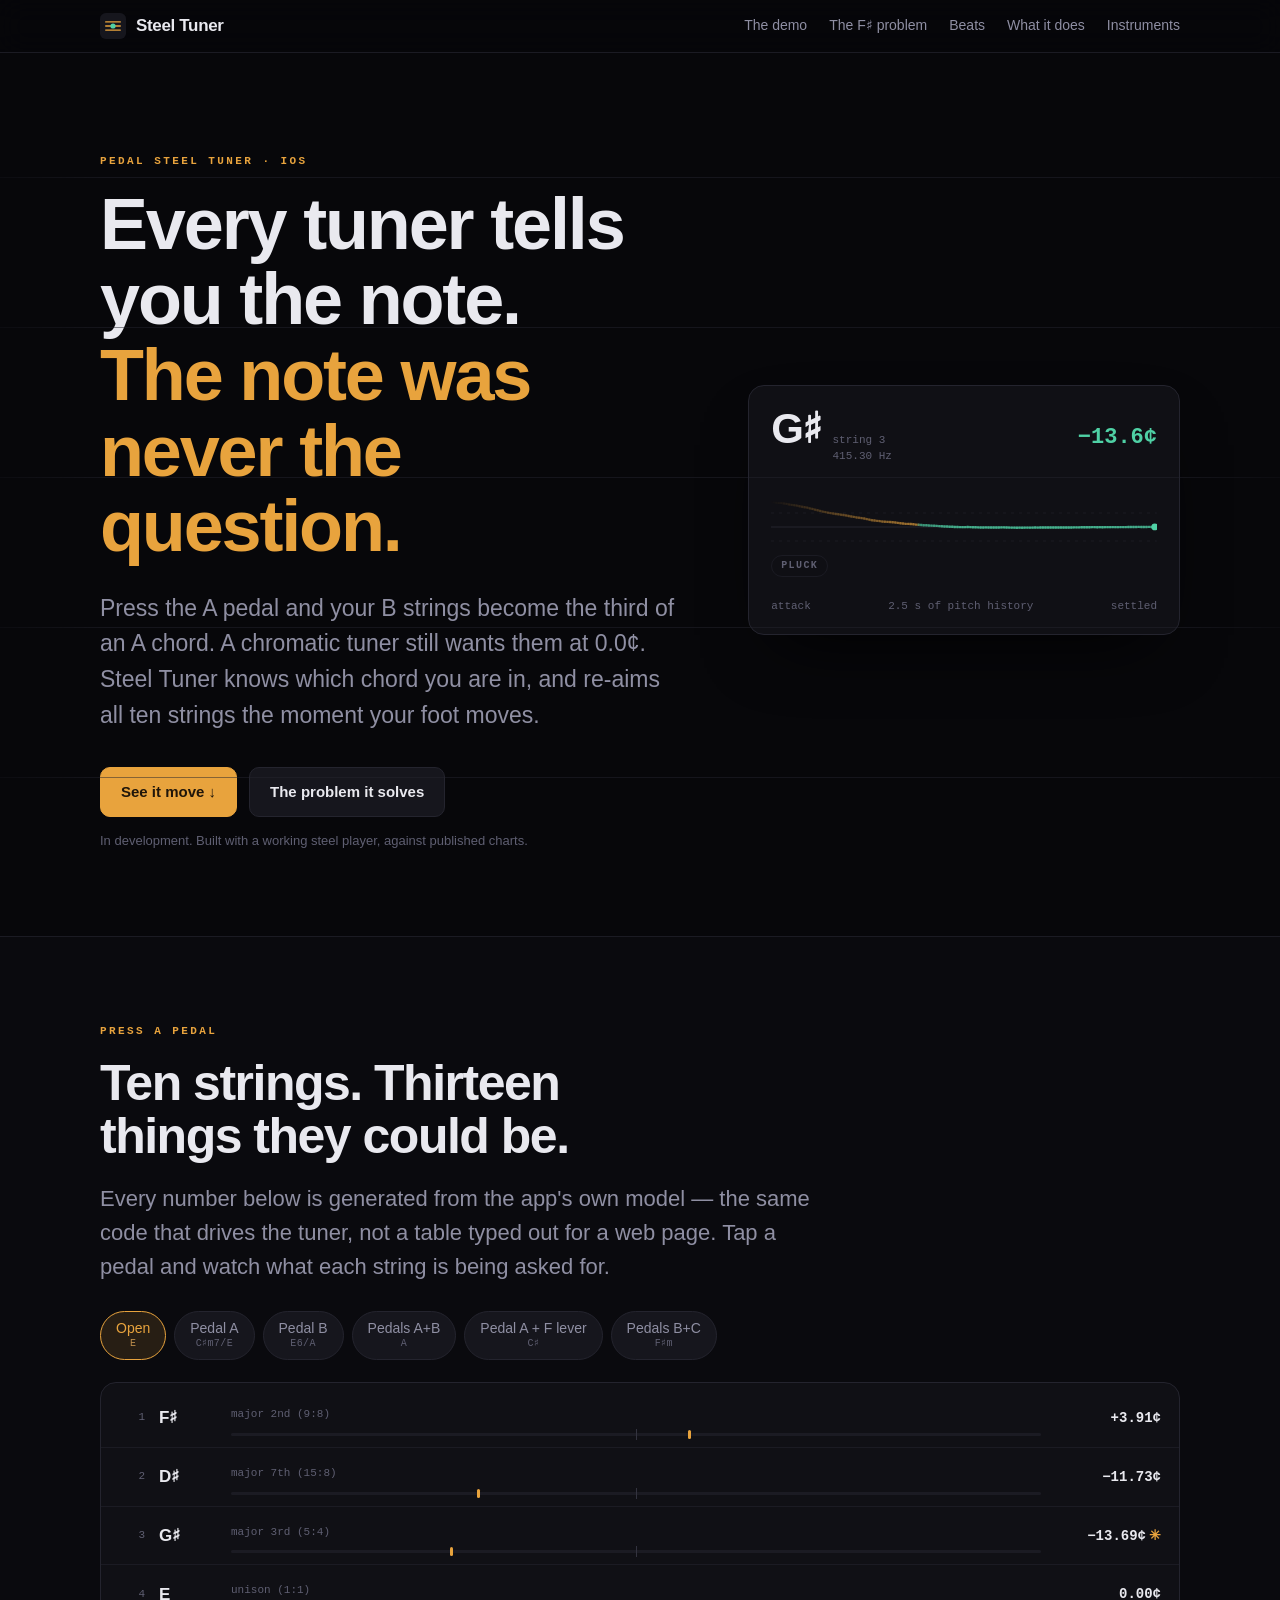
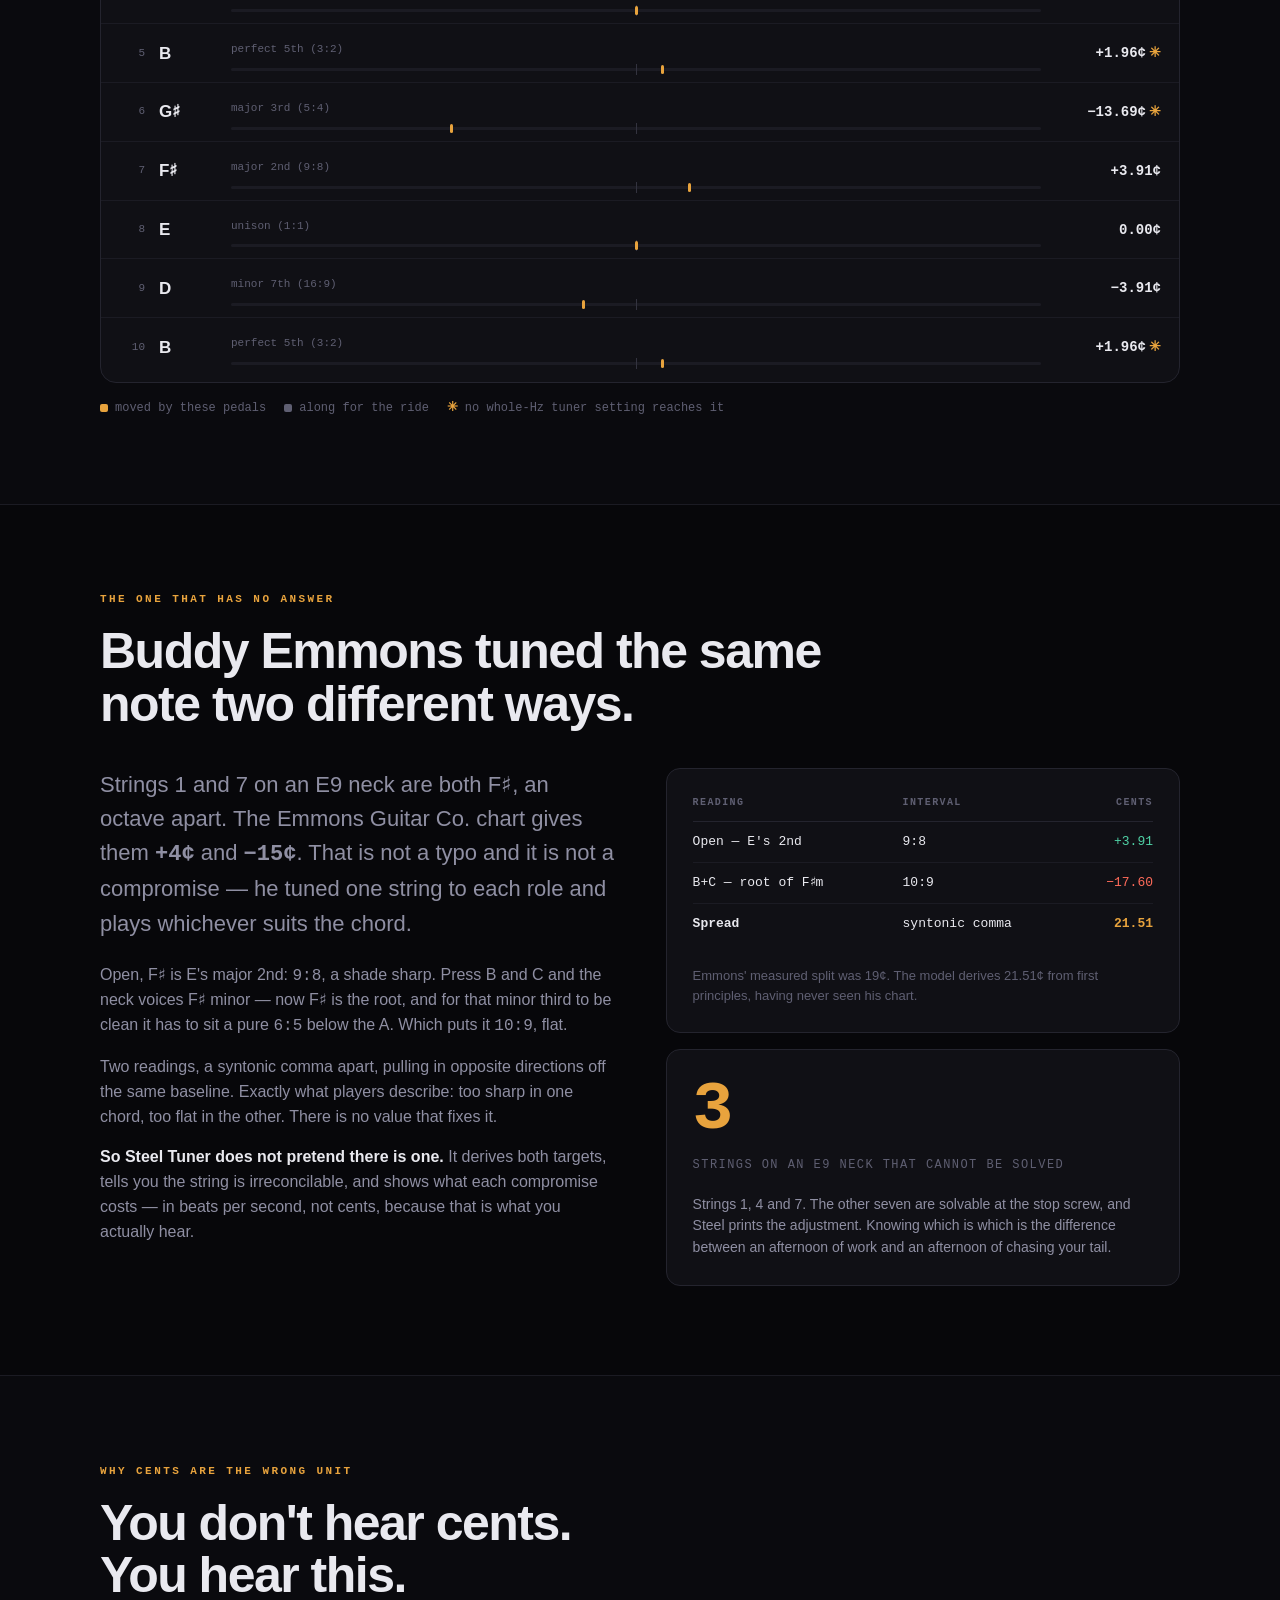
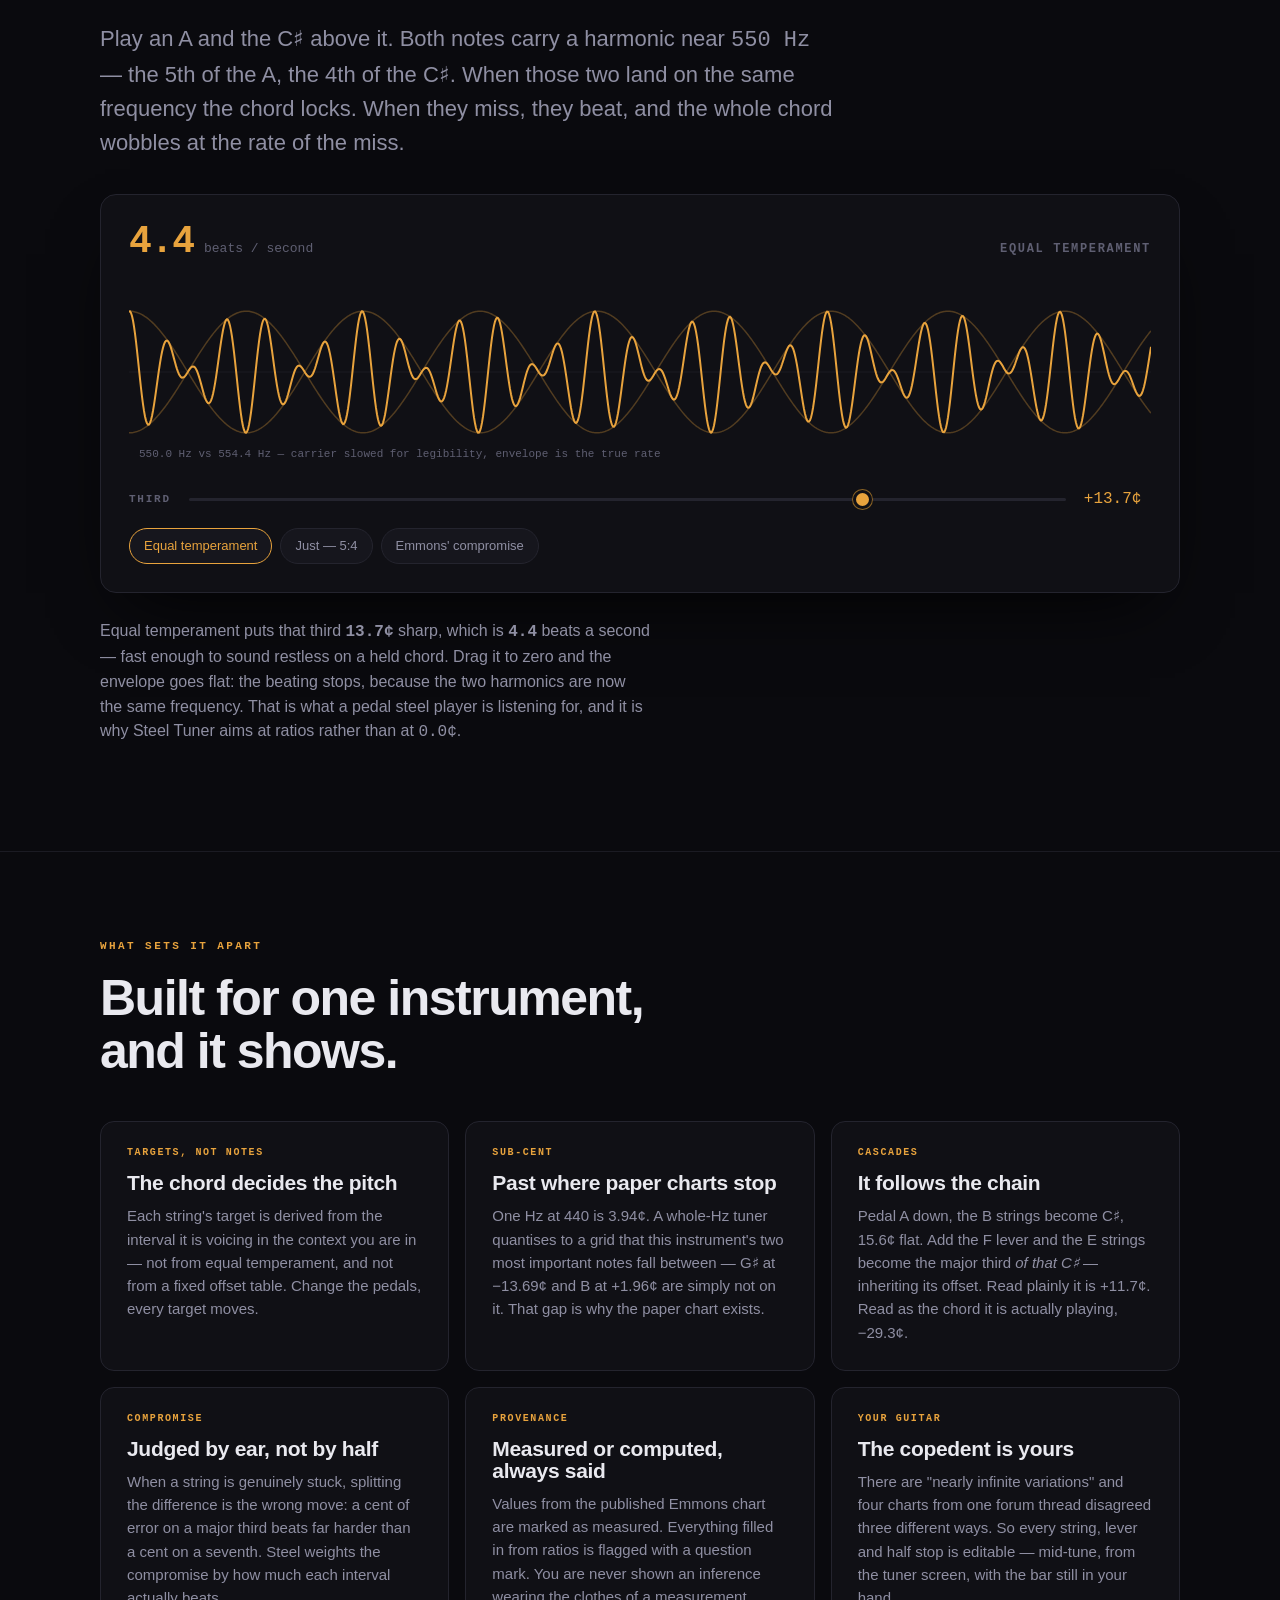
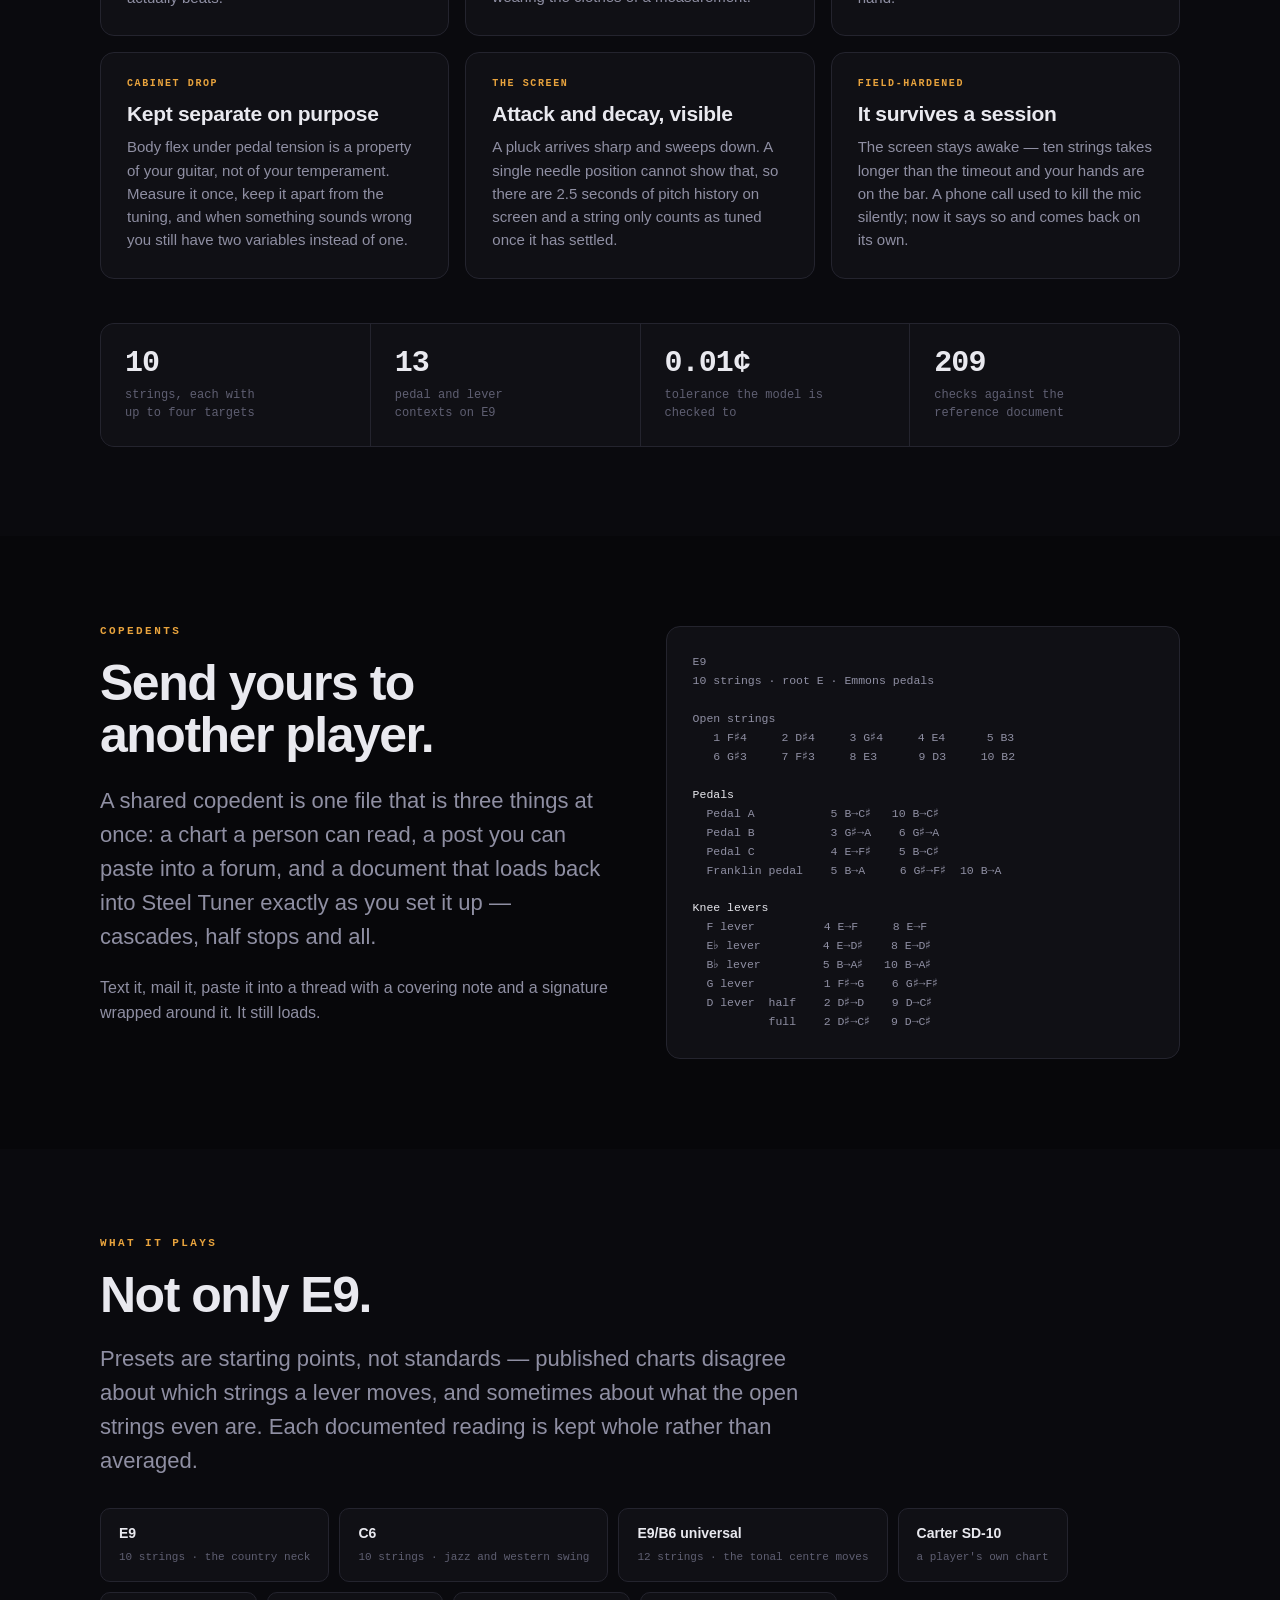
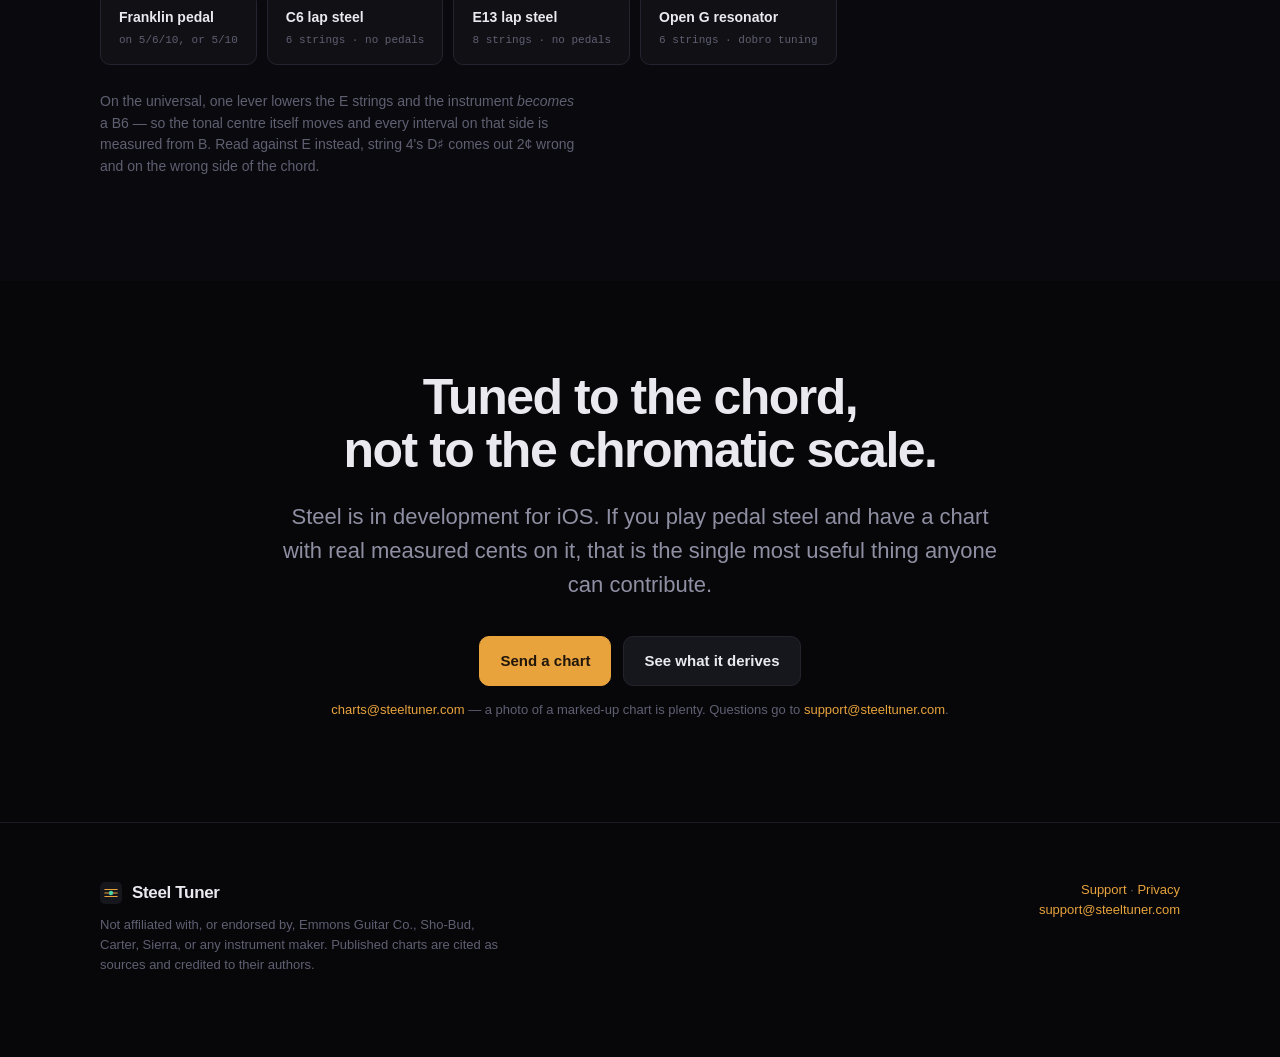
<file: index.html>
<!doctype html>
<html lang="en">
<head>
<meta charset="utf-8">
<meta name="viewport" content="width=device-width, initial-scale=1">
<title>Steel Tuner — a pedal steel tuner that knows which chord you're in</title>
<meta name="description" content="Steel Tuner is a pedal steel guitar tuner for iOS that derives every string's target from the chord it is voicing, not from equal temperament. E9, C6, universal and lap steel.">
<meta name="color-scheme" content="dark">
<meta property="og:title" content="Steel Tuner — a pedal steel tuner that knows which chord you're in">
<meta property="og:description" content="Every tuner tells you the note. On a pedal steel the note was never the question.">
<meta property="og:type" content="website">
<meta property="og:url" content="https://steeltuner.com/">
<meta property="og:site_name" content="Steel Tuner">
<!-- Absolute URL: iMessage, Slack and the rest fetch this without a page
     context, so a relative path silently yields no preview image. -->
<meta property="og:image" content="https://steeltuner.com/og.png">
<meta property="og:image:type" content="image/png">
<meta property="og:image:width" content="1200">
<meta property="og:image:height" content="630">
<meta property="og:image:alt" content="Steel Tuner - every tuner tells you the note. The note was never the question.">
<meta name="twitter:card" content="summary_large_image">
<meta name="twitter:title" content="Steel Tuner - a pedal steel tuner that knows which chord you're in">
<meta name="twitter:description" content="Every tuner tells you the note. On a pedal steel the note was never the question.">
<meta name="twitter:image" content="https://steeltuner.com/og.png">
<meta name="theme-color" content="#07070a">
<link rel="icon" href="data:image/svg+xml,<svg xmlns='http://www.w3.org/2000/svg' viewBox='0 0 32 32'><rect width='32' height='32' rx='7' fill='%230d0d10'/><g stroke='%23e8a33d' stroke-width='1.6' stroke-linecap='round'><path d='M7 11h18M7 16h18M7 21h18'/></g><circle cx='16' cy='16' r='3.2' fill='%234fd1a5'/></svg>">
<style>
:root{
  --ink:#07070a;
  --panel:#101015;
  --panel-2:#16161d;
  --line:#24242e;
  --line-soft:#1b1b23;
  --text:#e9e9ef;
  --muted:#8f8fa3;
  --dim:#5f5f72;
  --brass:#e8a33d;
  --brass-dim:#8a6224;
  --tuned:#4fd1a5;
  --hot:#ff6b5a;
  --measure:#7aa2f7;
  --mono:ui-monospace,"SF Mono",SFMono-Regular,Menlo,Consolas,monospace;
  --sans:-apple-system,BlinkMacSystemFont,"Segoe UI",Inter,Helvetica,Arial,sans-serif;
}
*{box-sizing:border-box}
html{scroll-behavior:smooth}
body{
  margin:0;background:var(--ink);color:var(--text);
  font-family:var(--sans);line-height:1.55;
  -webkit-font-smoothing:antialiased;
  overflow-x:hidden;
}
a{color:var(--brass);text-decoration:none}
a:hover{text-decoration:underline}
.wrap{width:min(1080px,92vw);margin-inline:auto}
section{padding:clamp(56px,7vw,92px) 0;position:relative}
h1,h2,h3{line-height:1.05;letter-spacing:-.03em;margin:0}
h1{font-size:clamp(38px,6.4vw,72px);font-weight:800}
h2{font-size:clamp(28px,4.4vw,50px);font-weight:750}
h3{font-size:clamp(17px,2vw,21px);font-weight:650;letter-spacing:-.015em}
p{margin:0 0 1em}
.lede{font-size:clamp(17px,2.1vw,22px);color:var(--muted);max-width:60ch}
.eyebrow{
  font:600 11px/1 var(--mono);letter-spacing:.22em;text-transform:uppercase;
  color:var(--brass);margin-bottom:20px;display:block;
}
.num{font-family:var(--mono);font-variant-numeric:tabular-nums}

/* ---------- strings motif ---------- */
.strings{position:absolute;inset:0;pointer-events:none;overflow:hidden;opacity:.5}
.strings i{
  position:absolute;left:-5%;width:110%;height:1px;display:block;
  background:linear-gradient(90deg,transparent,var(--line) 12%,var(--line) 88%,transparent);
}

/* ---------- nav ---------- */
header{
  position:sticky;top:0;z-index:50;
  backdrop-filter:blur(14px);-webkit-backdrop-filter:blur(14px);
  background:color-mix(in srgb,var(--ink) 84%,transparent);
  border-bottom:1px solid var(--line-soft);
}
.bar{display:flex;align-items:center;gap:18px;padding:13px 0}
.mark{display:flex;align-items:center;gap:10px;font-weight:750;letter-spacing:-.02em;font-size:17px;color:var(--text)}
.mark:hover{text-decoration:none}
.mark svg{display:block}
nav{margin-left:auto;display:flex;gap:22px;font-size:14px;color:var(--muted)}
nav a{color:inherit}
nav a:hover{color:var(--text);text-decoration:none}
@media(max-width:680px){nav{display:none}}

/* ---------- hero ---------- */
.hero{padding-top:clamp(56px,8vw,104px);padding-bottom:clamp(40px,6vw,72px)}
.hero h1 span{color:var(--brass)}
.hero .lede{margin-top:26px;font-size:clamp(17px,2.2vw,23px)}
.hero-grid{display:grid;grid-template-columns:1.15fr .85fr;gap:clamp(28px,5vw,64px);align-items:center}
@media(max-width:860px){.hero-grid{grid-template-columns:1fr}}
.cta{display:flex;gap:12px;flex-wrap:wrap;margin-top:34px}
.btn{
  display:inline-flex;align-items:center;gap:9px;
  padding:12px 20px;border-radius:10px;font-weight:600;font-size:15px;
  border:1px solid var(--line);color:var(--text);background:var(--panel-2);
  transition:border-color .16s,background .16s,transform .16s;
}
.btn:hover{text-decoration:none;border-color:var(--brass-dim);transform:translateY(-1px)}
.btn.primary{background:var(--brass);border-color:var(--brass);color:#20160a}
.btn.primary:hover{background:#f2b354;border-color:#f2b354}
.hint{font-size:13px;color:var(--dim);margin-top:14px}

/* the meter */
.meter{
  background:var(--panel);border:1px solid var(--line);border-radius:16px;
  padding:22px;box-shadow:0 30px 70px -30px #000;
}
.meter-top{display:flex;align-items:baseline;gap:12px;margin-bottom:4px}
.meter-note{font:750 42px/1 var(--sans);letter-spacing:-.04em}
.meter-sub{font:400 11px/1.5 var(--mono);color:var(--dim)}
.meter-cents{margin-left:auto;font:600 22px/1 var(--mono);color:var(--tuned)}
.trace{width:100%;height:96px;margin-top:14px;display:block}
.meter-foot{
  display:flex;justify-content:space-between;font:400 11px/1 var(--mono);
  color:var(--dim);margin-top:26px;
}

/* ---------- generic panel ---------- */
.panel{background:var(--panel);border:1px solid var(--line);border-radius:16px}

/* ---------- demo ---------- */
.demo{background:#0a0a0e;border-block:1px solid var(--line-soft)}
.chips{display:flex;gap:8px;flex-wrap:wrap;margin:26px 0 22px}
.chip{
  border:1px solid var(--line);background:var(--panel-2);color:var(--muted);
  border-radius:999px;padding:8px 15px;cursor:pointer;font:inherit;font-size:14px;
  display:flex;flex-direction:column;align-items:center;line-height:1.25;
  transition:.16s;
}
.chip small{font:400 10px/1.4 var(--mono);color:var(--dim);letter-spacing:.04em}
.chip:hover{border-color:var(--brass-dim);color:var(--text)}
.chip[aria-pressed="true"]{
  border-color:var(--brass);color:var(--brass);
  background:color-mix(in srgb,var(--brass) 13%,transparent);
}
.chip[aria-pressed="true"] small{color:color-mix(in srgb,var(--brass) 70%,var(--dim))}

.board{padding:6px 0;overflow:hidden}
.row{
  display:grid;grid-template-columns:26px 58px 1fr 106px;
  align-items:center;gap:14px;padding:11px 18px;
  border-bottom:1px solid var(--line-soft);
}
.row .mid{display:block;min-width:0}
.row:last-child{border-bottom:0}
.row.dim{opacity:.42}
.row .idx{font:400 11px/1 var(--mono);color:var(--dim);text-align:right}
.row .note{font:650 17px/1 var(--sans);letter-spacing:-.02em;transition:color .25s;color:var(--text)}
.row.moved .note{color:var(--brass)}
.row .why{font:400 11px/1.3 var(--mono);color:var(--dim);
  overflow:hidden;text-overflow:ellipsis;white-space:nowrap}
.row .cents{font:600 14px/1 var(--mono);text-align:right;white-space:nowrap}
.row .cents u{text-decoration:none;color:var(--brass);font-weight:700;padding-left:3px}
.gauge{display:block;position:relative;height:3px;width:100%;
  background:var(--line-soft);border-radius:2px;margin-top:8px}
.gauge i{position:absolute;top:-3px;width:3px;height:9px;background:var(--brass);
  border-radius:2px;transition:left .5s cubic-bezier(.22,1,.36,1)}
.row.dim .gauge i{background:var(--dim)}
.gauge b{position:absolute;left:calc(50% - .5px);top:-4px;width:1px;height:11px;background:#33333f}
.legend{display:flex;gap:18px;flex-wrap:wrap;font:400 12px/1 var(--mono);color:var(--dim);margin-top:18px}
.legend span{display:flex;align-items:center;gap:7px}
.dot{width:8px;height:8px;border-radius:2px;display:block}

/* ---------- feature cards ---------- */
.cards{display:grid;grid-template-columns:repeat(auto-fit,minmax(290px,1fr));gap:16px;margin-top:44px}
.card{padding:26px;border-radius:14px;background:var(--panel);border:1px solid var(--line)}
.card h3{margin-bottom:10px}
.card p{color:var(--muted);font-size:15px;margin:0}
.card .tag{font:600 10px/1 var(--mono);letter-spacing:.16em;text-transform:uppercase;
  color:var(--brass);display:block;margin-bottom:14px}

/* ---------- the split ---------- */
.split{display:grid;grid-template-columns:1fr 1fr;gap:clamp(24px,4vw,52px);align-items:start}
@media(max-width:820px){.split{grid-template-columns:1fr}}
.quotebox{padding:26px;border-radius:14px;border:1px solid var(--line);background:var(--panel)}
table.chart{width:100%;border-collapse:collapse;font-family:var(--mono);font-size:13px}
table.chart th{
  text-align:left;font-weight:600;color:var(--dim);font-size:10px;letter-spacing:.14em;
  text-transform:uppercase;padding:0 0 10px;border-bottom:1px solid var(--line)
}
table.chart td{padding:10px 0;border-bottom:1px solid var(--line-soft)}
table.chart td:last-child,table.chart th:last-child{text-align:right}
table.chart tr:last-child td{border-bottom:0}
.big{font:750 clamp(40px,6vw,68px)/1 var(--mono);letter-spacing:-.04em;color:var(--brass)}
.big small{display:block;font:400 12px/1.6 var(--mono);letter-spacing:.12em;
  text-transform:uppercase;color:var(--dim);margin-top:12px}

/* ---------- stats ---------- */
.stats{display:grid;grid-template-columns:repeat(auto-fit,minmax(160px,1fr));gap:1px;
  background:var(--line);border:1px solid var(--line);border-radius:14px;overflow:hidden}
.stat{background:var(--panel);padding:24px}
.stat b{display:block;font:750 30px/1 var(--mono);letter-spacing:-.03em}
.stat span{font:400 12px/1.5 var(--mono);color:var(--dim);display:block;margin-top:8px}

/* ---------- instruments ---------- */
.necks{display:flex;flex-wrap:wrap;gap:10px;margin-top:30px}
.neck{
  border:1px solid var(--line);border-radius:10px;padding:14px 18px;background:var(--panel);
  font-size:14px;
}
.neck b{display:block;font-weight:650}
.neck span{font:400 11px/1.5 var(--mono);color:var(--dim)}

footer{border-top:1px solid var(--line-soft);padding:44px 0 60px;color:var(--dim);font-size:13px}
footer .bar{align-items:flex-start;flex-wrap:wrap;gap:24px}
.disclaim{max-width:56ch;margin-top:6px}
::selection{background:var(--brass);color:#20160a}
@media (prefers-reduced-motion:reduce){
  *{animation-duration:.001ms!important;transition-duration:.001ms!important}
  html{scroll-behavior:auto}
}

/* ---------- animated hero trace ---------- */
.trace-wrap{position:relative;margin-top:14px}
canvas.trace{width:100%;height:96px;display:block}
/* Bottom-left: the attack spike lands top-right, and the oldest history
   underneath here has already faded out. */
.pluck{
  position:absolute;left:0;bottom:-2px;
  font:600 10px/1 var(--mono);letter-spacing:.14em;text-transform:uppercase;
  color:var(--dim);background:color-mix(in srgb,var(--panel) 80%,transparent);
  border:1px solid var(--line-soft);border-radius:999px;padding:5px 9px;
  cursor:pointer;transition:color .16s,border-color .16s;
}
.pluck:hover{color:var(--brass);border-color:var(--brass-dim)}

/* ---------- beats ---------- */
.beats{background:#0a0a0e;border-block:1px solid var(--line-soft)}
.beats-stage{
  margin-top:34px;background:var(--panel);border:1px solid var(--line);
  border-radius:16px;padding:clamp(18px,3vw,28px);
  box-shadow:0 30px 70px -30px #000;
}
canvas.wave{width:100%;height:190px;display:block;border-radius:10px}
@media(max-width:680px){canvas.wave{height:150px}}
.beats-read{
  display:flex;align-items:baseline;gap:10px;flex-wrap:wrap;
  margin-bottom:16px;
}
.beats-rate{font:700 38px/1 var(--mono);letter-spacing:-.03em;color:var(--brass);font-variant-numeric:tabular-nums}
.beats-rate.clean{color:var(--tuned)}
.beats-unit{font:500 13px/1 var(--mono);color:var(--dim)}
.beats-verdict{margin-left:auto;font:600 12px/1 var(--mono);letter-spacing:.14em;text-transform:uppercase;color:var(--dim)}
.slider-row{display:flex;align-items:center;gap:16px;margin-top:20px;flex-wrap:wrap}
.slider-row label{font:600 11px/1 var(--mono);letter-spacing:.16em;text-transform:uppercase;color:var(--dim);white-space:nowrap}
input[type=range].cents{
  flex:1;min-width:190px;-webkit-appearance:none;appearance:none;
  height:3px;border-radius:2px;background:var(--line);outline:none;
}
input[type=range].cents::-webkit-slider-thumb{
  -webkit-appearance:none;appearance:none;width:19px;height:19px;border-radius:50%;
  background:var(--brass);cursor:grab;border:3px solid var(--panel);
  box-shadow:0 0 0 1px var(--brass-dim);
}
input[type=range].cents::-moz-range-thumb{
  width:19px;height:19px;border-radius:50%;background:var(--brass);
  cursor:grab;border:3px solid var(--panel);box-shadow:0 0 0 1px var(--brass-dim);
}
.presets{display:flex;gap:8px;flex-wrap:wrap}
.preset{
  border:1px solid var(--line);background:var(--panel-2);color:var(--muted);
  border-radius:999px;padding:7px 14px;cursor:pointer;font:inherit;font-size:13px;
  transition:border-color .16s,color .16s;
}
.preset:hover{color:var(--text);border-color:var(--brass-dim)}
.preset[aria-pressed=true]{border-color:var(--brass);color:var(--brass)}

/* Motion is the argument here, so the reduced-motion fallback is a still
   frame that still shows the beating rather than an empty box. */
@media(prefers-reduced-motion:reduce){
  html{scroll-behavior:auto}
  .btn:hover{transform:none}
}
</style>
</head>
<body>

<header>
  <div class="wrap bar">
    <a class="mark" href="#top">
      <svg width="26" height="26" viewBox="0 0 32 32" aria-hidden="true">
        <rect width="32" height="32" rx="7" fill="#16161d"/>
        <g stroke="#e8a33d" stroke-width="1.6" stroke-linecap="round">
          <path d="M7 11h18M7 16h18M7 21h18"/>
        </g>
        <circle cx="16" cy="16" r="3.2" fill="#4fd1a5"/>
      </svg>
      Steel Tuner
    </a>
    <nav>
      <a href="#demo">The demo</a>
      <a href="#fsharp">The F♯ problem</a>
      <a href="#beats">Beats</a>
      <a href="#what">What it does</a>
      <a href="#necks">Instruments</a>
    </nav>
  </div>
</header>

<div id="top"></div>

<!-- ============ HERO ============ -->
<section class="hero">
  <div class="strings" aria-hidden="true">
    <i style="top:14%"></i><i style="top:31%"></i><i style="top:48%"></i>
    <i style="top:65%"></i><i style="top:82%"></i>
  </div>
  <div class="wrap hero-grid">
    <div>
      <span class="eyebrow">Pedal steel tuner · iOS</span>
      <h1>Every tuner tells you the note.<br><span>The note was never the question.</span></h1>
      <p class="lede">
        Press the A pedal and your B strings become the third of an A chord. A
        chromatic tuner still wants them at 0.0¢. Steel Tuner knows which chord you are
        in, and re-aims all ten strings the moment your foot moves.
      </p>
      <div class="cta">
        <a class="btn primary" href="#demo">See it move ↓</a>
        <a class="btn" href="#fsharp">The problem it solves</a>
      </div>
      <p class="hint">In development. Built with a working steel player, against published charts.</p>
    </div>

    <div class="meter" aria-hidden="true">
      <div class="meter-top">
        <span class="meter-note">G♯</span>
        <span class="meter-sub">string 3<br>415.30 Hz</span>
        <span class="meter-cents" id="heroCents">−13.7¢</span>
      </div>
      <div class="trace-wrap">
        <canvas class="trace" id="heroTrace" width="640" height="192"></canvas>
        <button class="pluck" id="heroPluck" type="button">pluck</button>
      </div>
      <div class="meter-foot"><span>attack</span><span>2.5 s of pitch history</span><span>settled</span></div>
    </div>
  </div>
</section>

<!-- ============ DEMO ============ -->
<section class="demo" id="demo">
  <div class="wrap">
    <span class="eyebrow">Press a pedal</span>
    <h2>Ten strings. Thirteen<br>things they could be.</h2>
    <p class="lede" style="margin-top:20px">
      Every number below is generated from the app's own model — the same code
      that drives the tuner, not a table typed out for a web page. Tap a pedal
      and watch what each string is being asked for.
    </p>

    <div class="chips" id="chips" role="group" aria-label="Which pedals are down"></div>

    <div class="panel board" id="board"></div>

    <div class="legend">
      <span><b class="dot" style="background:var(--brass)"></b> moved by these pedals</span>
      <span><b class="dot" style="background:var(--dim)"></b> along for the ride</span>
      <span><b style="color:var(--brass);font:700 13px/1 var(--mono)">✳</b> no whole-Hz tuner setting reaches it</span>
    </div>
  </div>
</section>

<!-- ============ THE F# PROBLEM ============ -->
<section id="fsharp">
  <div class="wrap">
    <span class="eyebrow">The one that has no answer</span>
    <h2>Buddy Emmons tuned the same<br>note two different ways.</h2>

    <div class="split" style="margin-top:38px">
      <div>
        <p class="lede">
          Strings 1 and 7 on an E9 neck are both F♯, an octave apart. The Emmons
          Guitar Co. chart gives them <b class="num">+4¢</b> and
          <b class="num">−15¢</b>. That is not a typo and it is not a compromise —
          he tuned one string to each role and plays whichever suits the chord.
        </p>
        <p style="color:var(--muted)">
          Open, F♯ is E's major 2nd: <span class="num">9:8</span>, a shade sharp.
          Press B and C and the neck voices F♯ minor — now F♯ is the root, and for
          that minor third to be clean it has to sit a pure <span class="num">6:5</span>
          below the A. Which puts it <span class="num">10:9</span>, flat.
        </p>
        <p style="color:var(--muted)">
          Two readings, a syntonic comma apart, pulling in opposite directions off
          the same baseline. Exactly what players describe: too sharp in one chord,
          too flat in the other. There is no value that fixes it.
        </p>
        <p style="color:var(--muted);margin-bottom:0">
          <b style="color:var(--text)">So Steel Tuner does not pretend there is one.</b>
          It derives both targets, tells you the string is irreconcilable, and
          shows what each compromise costs — in beats per second, not cents,
          because that is what you actually hear.
        </p>
      </div>

      <div>
        <div class="quotebox">
          <table class="chart">
            <thead><tr><th>Reading</th><th>Interval</th><th>Cents</th></tr></thead>
            <tbody>
              <tr><td>Open — E's 2nd</td><td>9:8</td><td style="color:var(--tuned)">+3.91</td></tr>
              <tr><td>B+C — root of F♯m</td><td>10:9</td><td style="color:var(--hot)">−17.60</td></tr>
              <tr><td><b style="color:var(--text)">Spread</b></td><td>syntonic comma</td>
                  <td><b style="color:var(--brass)">21.51</b></td></tr>
            </tbody>
          </table>
          <p style="margin:22px 0 0;font-size:13px;color:var(--dim)">
            Emmons' measured split was 19¢. The model derives 21.51¢ from first
            principles, having never seen his chart.
          </p>
        </div>

        <div class="quotebox" style="margin-top:16px">
          <div class="big">3<small>strings on an E9 neck that cannot be solved</small></div>
          <p style="margin:18px 0 0;font-size:14px;color:var(--muted)">
            Strings 1, 4 and 7. The other seven are solvable at the stop screw,
            and Steel prints the adjustment. Knowing which is which is the
            difference between an afternoon of work and an afternoon of chasing
            your tail.
          </p>
        </div>
      </div>
    </div>
  </div>
</section>

<!-- ============ BEATS ============ -->
<section class="beats" id="beats">
  <div class="wrap">
    <span class="eyebrow">Why cents are the wrong unit</span>
    <h2>You don't hear cents.<br>You hear this.</h2>
    <p class="lede" style="margin-top:20px">
      Play an A and the C♯ above it. Both notes carry a harmonic near
      <span class="num">550&nbsp;Hz</span> — the 5th of the A, the 4th of the C♯.
      When those two land on the same frequency the chord locks. When they miss,
      they beat, and the whole chord wobbles at the rate of the miss.
    </p>

    <div class="beats-stage">
      <div class="beats-read">
        <span class="beats-rate" id="beatRate">4.4</span>
        <span class="beats-unit">beats / second</span>
        <span class="beats-verdict" id="beatVerdict">equal temperament</span>
      </div>

      <canvas class="wave" id="beatWave" width="1120" height="380"></canvas>

      <div class="slider-row">
        <label for="centsRange">Third</label>
        <input type="range" class="cents" id="centsRange"
               min="-25" max="25" step="0.1" value="13.7"
               aria-label="Cents offset of the major third from just intonation">
        <span class="num" id="centsRead" style="color:var(--brass);min-width:7ch">+13.7¢</span>
      </div>

      <div class="presets" style="margin-top:16px">
        <button class="preset" type="button" data-c="13.686">Equal temperament</button>
        <button class="preset" type="button" data-c="0" aria-pressed="false">Just — 5:4</button>
        <button class="preset" type="button" data-c="-6">Emmons' compromise</button>
      </div>
    </div>

    <p style="color:var(--muted);margin-top:26px;max-width:62ch">
      Equal temperament puts that third <b class="num">13.7¢</b> sharp, which is
      <b class="num">4.4</b> beats a second — fast enough to sound restless on a
      held chord. Drag it to zero and the envelope goes flat: the beating stops,
      because the two harmonics are now the same frequency. That is what a pedal
      steel player is listening for, and it is why Steel Tuner aims at ratios rather
      than at <span class="num">0.0¢</span>.
    </p>
  </div>
</section>

<!-- ============ WHAT IT DOES ============ -->
<section id="what" style="background:#0a0a0e">
  <div class="wrap">
    <span class="eyebrow">What sets it apart</span>
    <h2>Built for one instrument,<br>and it shows.</h2>

    <div class="cards">
      <div class="card">
        <span class="tag">Targets, not notes</span>
        <h3>The chord decides the pitch</h3>
        <p>Each string's target is derived from the interval it is voicing in the
        context you are in — not from equal temperament, and not from a fixed
        offset table. Change the pedals, every target moves.</p>
      </div>

      <div class="card">
        <span class="tag">Sub-cent</span>
        <h3>Past where paper charts stop</h3>
        <p>One Hz at 440 is 3.94¢. A whole-Hz tuner quantises to a grid that this
        instrument's two most important notes fall between — G♯ at −13.69¢ and
        B at +1.96¢ are simply not on it. That gap is why the paper chart exists.</p>
      </div>

      <div class="card">
        <span class="tag">Cascades</span>
        <h3>It follows the chain</h3>
        <p>Pedal A down, the B strings become C♯, 15.6¢ flat. Add the F lever and
        the E strings become the major third <em>of that C♯</em> — inheriting its
        offset. Read plainly it is +11.7¢. Read as the chord it is actually
        playing, −29.3¢.</p>
      </div>

      <div class="card">
        <span class="tag">Compromise</span>
        <h3>Judged by ear, not by half</h3>
        <p>When a string is genuinely stuck, splitting the difference is the wrong
        move: a cent of error on a major third beats far harder than a cent on a
        seventh. Steel weights the compromise by how much each interval actually
        beats.</p>
      </div>

      <div class="card">
        <span class="tag">Provenance</span>
        <h3>Measured or computed, always said</h3>
        <p>Values from the published Emmons chart are marked as measured.
        Everything filled in from ratios is flagged with a question mark. You are
        never shown an inference wearing the clothes of a measurement.</p>
      </div>

      <div class="card">
        <span class="tag">Your guitar</span>
        <h3>The copedent is yours</h3>
        <p>There are "nearly infinite variations" and four charts from one forum
        thread disagreed three different ways. So every string, lever and half
        stop is editable — mid-tune, from the tuner screen, with the bar still in
        your hand.</p>
      </div>

      <div class="card">
        <span class="tag">Cabinet drop</span>
        <h3>Kept separate on purpose</h3>
        <p>Body flex under pedal tension is a property of your guitar, not of your
        temperament. Measure it once, keep it apart from the tuning, and when
        something sounds wrong you still have two variables instead of one.</p>
      </div>

      <div class="card">
        <span class="tag">The screen</span>
        <h3>Attack and decay, visible</h3>
        <p>A pluck arrives sharp and sweeps down. A single needle position cannot
        show that, so there are 2.5 seconds of pitch history on screen and a
        string only counts as tuned once it has settled.</p>
      </div>

      <div class="card">
        <span class="tag">Field-hardened</span>
        <h3>It survives a session</h3>
        <p>The screen stays awake — ten strings takes longer than the timeout and
        your hands are on the bar. A phone call used to kill the mic silently;
        now it says so and comes back on its own.</p>
      </div>
    </div>

    <div class="stats" style="margin-top:44px">
      <div class="stat"><b>10</b><span>strings, each with<br>up to four targets</span></div>
      <div class="stat"><b>13</b><span>pedal and lever<br>contexts on E9</span></div>
      <div class="stat"><b>0.01¢</b><span>tolerance the model is<br>checked to</span></div>
      <div class="stat"><b>209</b><span>checks against the<br>reference document</span></div>
    </div>
  </div>
</section>

<!-- ============ SHARING ============ -->
<section>
  <div class="wrap split">
    <div>
      <span class="eyebrow">Copedents</span>
      <h2>Send yours to<br>another player.</h2>
      <p class="lede" style="margin-top:22px">
        A shared copedent is one file that is three things at once: a chart a
        person can read, a post you can paste into a forum, and a document that
        loads back into Steel Tuner exactly as you set it up — cascades, half stops and
        all.
      </p>
      <p style="color:var(--muted)">
        Text it, mail it, paste it into a thread with a covering note and a
        signature wrapped around it. It still loads.
      </p>
    </div>
    <div class="quotebox">
<pre style="margin:0;font:400 11.5px/1.65 var(--mono);color:var(--muted);overflow-x:auto">E9
10 strings · root E · Emmons pedals

Open strings
   1 F♯4     2 D♯4     3 G♯4     4 E4      5 B3
   6 G♯3     7 F♯3     8 E3      9 D3     10 B2

<span style="color:var(--text)">Pedals</span>
  Pedal A           5 B→C♯   10 B→C♯
  Pedal B           3 G♯→A    6 G♯→A
  Pedal C           4 E→F♯    5 B→C♯
  Franklin pedal    5 B→A     6 G♯→F♯  10 B→A

<span style="color:var(--text)">Knee levers</span>
  F lever          4 E→F     8 E→F
  E♭ lever         4 E→D♯    8 E→D♯
  B♭ lever         5 B→A♯   10 B→A♯
  G lever          1 F♯→G    6 G♯→F♯
  D lever  half    2 D♯→D    9 D→C♯
           full    2 D♯→C♯   9 D→C♯</pre>
    </div>
  </div>
</section>

<!-- ============ INSTRUMENTS ============ -->
<section id="necks" style="background:#0a0a0e">
  <div class="wrap">
    <span class="eyebrow">What it plays</span>
    <h2>Not only E9.</h2>
    <p class="lede" style="margin-top:20px">
      Presets are starting points, not standards — published charts disagree about
      which strings a lever moves, and sometimes about what the open strings even
      are. Each documented reading is kept whole rather than averaged.
    </p>
    <div class="necks">
      <div class="neck"><b>E9</b><span>10 strings · the country neck</span></div>
      <div class="neck"><b>C6</b><span>10 strings · jazz and western swing</span></div>
      <div class="neck"><b>E9/B6 universal</b><span>12 strings · the tonal centre moves</span></div>
      <div class="neck"><b>Carter SD-10</b><span>a player's own chart</span></div>
      <div class="neck"><b>Franklin pedal</b><span>on 5/6/10, or 5/10</span></div>
      <div class="neck"><b>C6 lap steel</b><span>6 strings · no pedals</span></div>
      <div class="neck"><b>E13 lap steel</b><span>8 strings · no pedals</span></div>
      <div class="neck"><b>Open G resonator</b><span>6 strings · dobro tuning</span></div>
    </div>
    <p style="color:var(--dim);font-size:14px;margin-top:26px;max-width:62ch">
      On the universal, one lever lowers the E strings and the instrument
      <em>becomes</em> a B6 — so the tonal centre itself moves and every interval
      on that side is measured from B. Read against E instead, string 4's D♯ comes
      out 2¢ wrong and on the wrong side of the chord.
    </p>
  </div>
</section>

<!-- ============ CLOSE ============ -->
<section>
  <div class="wrap" style="text-align:center">
    <h2>Tuned to the chord,<br>not to the chromatic scale.</h2>
    <p class="lede" style="margin:24px auto 0;text-align:center">
      Steel is in development for iOS. If you play pedal steel and have a chart
      with real measured cents on it, that is the single most useful thing anyone
      can contribute.
    </p>
    <div class="cta" style="justify-content:center">
      <a class="btn primary" href="mailto:charts@steeltuner.com?subject=Chart%20for%20Steel">Send a chart</a>
      <a class="btn" href="#demo">See what it derives</a>
    </div>
    <p class="hint" style="text-align:center">
      <a href="mailto:charts@steeltuner.com">charts@steeltuner.com</a>
      — a photo of a marked-up chart is plenty. Questions go to
      <a href="mailto:support@steeltuner.com">support@steeltuner.com</a>.
    </p>
  </div>
</section>

<footer>
  <div class="wrap bar">
    <div>
      <div class="mark" style="margin-bottom:8px">
        <svg width="22" height="22" viewBox="0 0 32 32" aria-hidden="true">
          <rect width="32" height="32" rx="7" fill="#16161d"/>
          <g stroke="#e8a33d" stroke-width="1.6" stroke-linecap="round">
            <path d="M7 11h18M7 16h18M7 21h18"/>
          </g>
          <circle cx="16" cy="16" r="3.2" fill="#4fd1a5"/>
        </svg>
        Steel Tuner
      </div>
      <p class="disclaim">
        Not affiliated with, or endorsed by, Emmons Guitar Co., Sho-Bud, Carter,
        Sierra, or any instrument maker. Published charts are cited as sources
        and credited to their authors.
      </p>
    </div>
    <div style="margin-left:auto;text-align:right">
      <a href="/support">Support</a> ·
      <a href="/privacy">Privacy</a><br>
      <a href="mailto:support@steeltuner.com">support@steeltuner.com</a>
    </div>
  </div>
</footer>

<script>
(async () => {
  const board = document.getElementById('board');
  const chipbar = document.getElementById('chips');
  let data;
  try {
    data = await (await fetch('data.json')).json();
  } catch (e) {
    board.innerHTML = '<p style="padding:22px;color:var(--dim);margin:0">' +
      'The interactive chart needs to be served over http — open this page ' +
      'through a web server rather than from the file system.</p>';
    return;
  }

  let current = data.contexts[0].id;

  data.contexts.forEach(ctx => {
    const b = document.createElement('button');
    b.className = 'chip';
    b.type = 'button';
    b.setAttribute('aria-pressed', ctx.id === current);
    b.innerHTML = ctx.chord
      ? `${ctx.name}<small>${ctx.chord}</small>`
      : `${ctx.name}<small>&nbsp;</small>`;
    b.addEventListener('click', () => {
      current = ctx.id;
      [...chipbar.children].forEach((c, i) =>
        c.setAttribute('aria-pressed', data.contexts[i].id === current));
      render();
    });
    chipbar.appendChild(b);
  });

  // Rows are built once and mutated, so the cents and the gauge animate
  // between contexts instead of the whole list flashing.
  data.strings.forEach(s => {
    const row = document.createElement('div');
    row.className = 'row';
    row.dataset.s = s.n;
    row.innerHTML = `<span class="idx">${s.n}</span>
      <span class="note"></span>
      <div class="mid"><span class="why"></span>
        <span class="gauge"><b></b><i></i></span></div>
      <span class="cents"></span>`;
    board.appendChild(row);
  });

  const clamp = v => Math.max(-30, Math.min(30, v));

  function render() {
    const cells = data.cells[current];
    cells.forEach(c => {
      const row = board.querySelector(`[data-s="${c.s}"]`);
      row.classList.toggle('moved', c.moved);
      row.classList.toggle('dim', !c.moved && current !== 'open');
      row.querySelector('.note').textContent = c.note.replace(/\d+$/, '');
      row.querySelector('.why').textContent = c.why;
      const cents = row.querySelector('.cents');
      const sign = c.off > 0 ? '+' : c.off < 0 ? '−' : '';
      // The marker is the point, not an error: these are the targets a
      // whole-Hz tuner physically cannot be set to.
      cents.innerHTML = sign + Math.abs(c.off).toFixed(2) + '¢'
        + (c.whole ? '' : '<u title="No whole-Hz tuner setting hits this note">✳</u>');
      row.querySelector('.gauge i').style.left =
        `calc(${50 + clamp(c.off) / 60 * 100}% - 1px)`;
    });
  }
  render();
})();
</script>

<script>
/* ============================================================
   Two animations, both arguing the same point as the copy.

   1. The hero trace: a plucked string arriving sharp and settling onto its
      target, because attack and decay are what you actually watch while
      tuning.
   2. The beats canvas: the reason cents are the wrong unit. The beat rate is
      computed, not drawn by eye - see beatsPerSecond().
   ============================================================ */
(() => {
  const still = matchMedia('(prefers-reduced-motion: reduce)').matches;

  // Canvas sized to its own box, times the device pixel ratio, so lines stay
  // crisp and nothing stretches when the column is fluid.
  function fit(canvas) {
    const dpr = Math.min(devicePixelRatio || 1, 2);
    const r = canvas.getBoundingClientRect();
    if (!r.width) return null;
    canvas.width = Math.round(r.width * dpr);
    canvas.height = Math.round(r.height * dpr);
    const ctx = canvas.getContext('2d');
    ctx.setTransform(dpr, 0, 0, dpr, 0, 0);
    return { ctx, w: r.width, h: r.height };
  }

  const css = n => getComputedStyle(document.documentElement).getPropertyValue(n).trim();
  const BRASS = css('--brass') || '#e8a33d';
  const TUNED = css('--tuned') || '#4fd1a5';
  const LINE  = css('--line')  || '#24242e';
  const SOFT  = css('--line-soft') || '#1b1b23';
  const DIM   = css('--dim')   || '#5f5f72';

  /* ---------------- 1. hero trace ---------------- */
  const traceEl = document.getElementById('heroTrace');
  const centsEl = document.getElementById('heroCents');
  const pluckBtn = document.getElementById('heroPluck');

  if (traceEl) {
    const TARGET = -13.686;   // pure major 3rd, string 3 of an E9 neck
    const SPAN = 30;          // cents visible above and below the target
    const WINDOW = 2.5;       // seconds of history, matching the caption
    const HZ = 60;
    const N = Math.round(WINDOW * HZ);

    // history[i] = {c: cents, a: amplitude}. Pre-filled with silence.
    const history = Array.from({ length: N }, () => ({ c: TARGET, a: 0 }));

    let cents = TARGET, vel = 0, amp = 0, sinceQuiet = 0;

    function pluck() {
      cents = TARGET + 17 + Math.random() * 7;  // strings arrive sharp
      vel = 0;
      amp = 1;
      sinceQuiet = 0;
    }

    function step(dt) {
      // A spring pulling the pitch onto its target, damped hard enough to
      // overshoot once rather than ring. Not a physical model of a string,
      // just the shape you see on the meter.
      const k = 11, damp = 5.2;
      vel += (TARGET - cents) * k * dt;
      vel -= vel * damp * dt;
      cents += vel * dt;
      if (amp > 0.004) cents += (Math.random() - 0.5) * 0.5 * amp;

      amp *= Math.exp(-dt * 0.85);           // decay
      if (amp < 0.05) {
        sinceQuiet += dt;
        if (sinceQuiet > 1.1 && !still) pluck();
      }

      history.push({ c: cents, a: amp });
      if (history.length > N) history.shift();
    }

    function draw(g) {
      const { ctx, w, h } = g;
      const mid = h / 2;
      const y = c => mid - ((c - TARGET) / SPAN) * (h / 2 - 6);

      ctx.clearRect(0, 0, w, h);

      // guides: the target, and +/-10 cents either side of it
      ctx.strokeStyle = SOFT; ctx.lineWidth = 1; ctx.setLineDash([3, 5]);
      [TARGET + 10, TARGET - 10].forEach(c => {
        ctx.beginPath(); ctx.moveTo(0, y(c)); ctx.lineTo(w, y(c)); ctx.stroke();
      });
      ctx.setLineDash([]);
      ctx.strokeStyle = LINE;
      ctx.beginPath(); ctx.moveTo(0, mid); ctx.lineTo(w, mid); ctx.stroke();

      // The trace, drawn segment by segment so colour can track how far off
      // the pitch was at that moment and opacity can fade the older history.
      ctx.lineWidth = 2.4; ctx.lineCap = 'round'; ctx.lineJoin = 'round';
      for (let i = 1; i < history.length; i++) {
        const p0 = history[i - 1], p1 = history[i];
        if (p0.a < 0.02 && p1.a < 0.02) continue;
        const x0 = ((i - 1) / (N - 1)) * w, x1 = (i / (N - 1)) * w;
        const off = Math.abs(p1.c - TARGET);
        const locked = off < 1.5;
        ctx.strokeStyle = locked ? TUNED : BRASS;
        ctx.globalAlpha = Math.min(1, (i / N) * 1.15) * Math.min(1, p1.a * 2.2 + 0.25);
        ctx.beginPath(); ctx.moveTo(x0, y(p0.c)); ctx.lineTo(x1, y(p1.c)); ctx.stroke();
      }
      ctx.globalAlpha = 1;

      // head
      const last = history[history.length - 1];
      if (last.a > 0.02) {
        const locked = Math.abs(last.c - TARGET) < 1.5;
        ctx.fillStyle = locked ? TUNED : BRASS;
        ctx.beginPath(); ctx.arc(w - 2, y(last.c), 3.4, 0, Math.PI * 2); ctx.fill();
      }
    }

    let geom = null, last = performance.now(), acc = 0;
    function frame(now) {
      const dt = Math.min((now - last) / 1000, 0.05);
      last = now;
      geom = geom || fit(traceEl);
      if (geom) {
        acc += dt;
        while (acc > 1 / HZ) { step(1 / HZ); acc -= 1 / HZ; }
        draw(geom);
        if (centsEl) {
          const v = history[history.length - 1].c;
          centsEl.textContent = (v < 0 ? '−' : '+') + Math.abs(v).toFixed(1) + '¢';
          centsEl.style.color = Math.abs(v - TARGET) < 1.5 ? TUNED : BRASS;
        }
      }
      requestAnimationFrame(frame);
    }

    addEventListener('resize', () => { geom = null; });
    pluckBtn && pluckBtn.addEventListener('click', pluck);

    if (still) {
      // One settled note rather than a blank panel.
      for (let i = 0; i < N * 2; i++) step(1 / HZ);
      pluck();
      for (let i = 0; i < N; i++) step(1 / HZ);
      geom = fit(traceEl);
      if (geom) draw(geom);
    } else {
      pluck();
      requestAnimationFrame(frame);
    }
  }

  /* ---------------- 2. beats ---------------- */
  const waveEl = document.getElementById('beatWave');
  const rangeEl = document.getElementById('centsRange');

  if (waveEl && rangeEl) {
    const ROOT = 110;               // A2
    const COINCIDENT = ROOT * 5;    // 550 Hz: the root's 5th harmonic,
                                    // and the just third's 4th.
    const VIEW = 2;                 // seconds of signal on screen
    const CARRIER = 11;             // visual cycles per second - the real
                                    // 550 Hz cannot be drawn, but the beat
                                    // envelope below is the true rate.

    // The third sits `c` cents from just. Its 4th harmonic lands at
    // 550 * 2^(c/1200); the beat rate is how far that is from 550.
    const beatsPerSecond = c => Math.abs(COINCIDENT * (Math.pow(2, c / 1200) - 1));

    const rateEl = document.getElementById('beatRate');
    const verdictEl = document.getElementById('beatVerdict');
    const readEl = document.getElementById('centsRead');
    const presets = [...document.querySelectorAll('.preset')];

    let cents = parseFloat(rangeEl.value);
    let t0 = performance.now();

    function label() {
      const b = beatsPerSecond(cents);
      const clean = b < 0.15;
      if (rateEl) {
        rateEl.textContent = clean ? '0.0' : b.toFixed(1);
        rateEl.classList.toggle('clean', clean);
      }
      if (verdictEl) {
        verdictEl.textContent = clean ? 'locked — no beating'
          : Math.abs(cents - 13.686) < 0.4 ? 'equal temperament'
          : cents > 0 ? 'third is sharp' : 'third is flat';
      }
      if (readEl) {
        readEl.textContent = (cents < 0 ? '−' : '+') + Math.abs(cents).toFixed(1) + '¢';
        readEl.style.color = clean ? TUNED : BRASS;
      }
      presets.forEach(p =>
        p.setAttribute('aria-pressed', Math.abs(parseFloat(p.dataset.c) - cents) < 0.4));
    }

    function draw(g, t) {
      const { ctx, w, h } = g;
      const mid = h / 2;
      const beat = beatsPerSecond(cents);
      const clean = beat < 0.15;
      const amp = h * 0.32;

      ctx.clearRect(0, 0, w, h);

      ctx.strokeStyle = SOFT; ctx.lineWidth = 1;
      ctx.beginPath(); ctx.moveTo(0, mid); ctx.lineTo(w, mid); ctx.stroke();

      // Envelope of the sum of two equal sines: 2*cos(pi*beat*t). Drawn first,
      // dim, because it is the thing the whole section is about.
      ctx.strokeStyle = clean ? TUNED : BRASS;
      ctx.globalAlpha = 0.3;
      ctx.lineWidth = 1.5;
      for (const sign of [1, -1]) {
        ctx.beginPath();
        for (let px = 0; px <= w; px++) {
          const tt = t + (px / w) * VIEW;
          const e = Math.abs(Math.cos(Math.PI * beat * tt));
          const y = mid - sign * e * amp;
          px ? ctx.lineTo(px, y) : ctx.moveTo(px, y);
        }
        ctx.stroke();
      }
      ctx.globalAlpha = 1;

      // The summed waveform. The carrier is slowed for legibility; the
      // envelope it sits inside is at the true beat rate.
      ctx.strokeStyle = clean ? TUNED : BRASS;
      ctx.lineWidth = 2;
      ctx.beginPath();
      for (let px = 0; px <= w; px++) {
        const tt = t + (px / w) * VIEW;
        const a = Math.sin(2 * Math.PI * CARRIER * tt);
        const b = Math.sin(2 * Math.PI * (CARRIER + beat) * tt);
        const y = mid - ((a + b) / 2) * amp;
        px ? ctx.lineTo(px, y) : ctx.moveTo(px, y);
      }
      ctx.stroke();

      ctx.font = '11px ui-monospace, SF Mono, Menlo, monospace';
      ctx.fillStyle = DIM;
      ctx.fillText(clean
        ? 'two harmonics at 550.0 Hz — envelope flat'
        : '550.0 Hz vs ' + (COINCIDENT * Math.pow(2, cents / 1200)).toFixed(1) +
          ' Hz — carrier slowed for legibility, envelope is the true rate',
        10, h - 10);
    }

    let geom = null;
    function frame(now) {
      geom = geom || fit(waveEl);
      if (geom) draw(geom, still ? 0 : (now - t0) / 1000);
      if (!still) requestAnimationFrame(frame);
    }

    addEventListener('resize', () => { geom = null; if (still) frame(0); });
    rangeEl.addEventListener('input', () => { cents = parseFloat(rangeEl.value); label(); if (still) frame(0); });
    presets.forEach(p => p.addEventListener('click', () => {
      cents = parseFloat(p.dataset.c);
      rangeEl.value = cents;
      label();
      if (still) frame(0);
    }));

    label();
    requestAnimationFrame(frame);
  }
})();
</script>
</body>
</html>
</file>
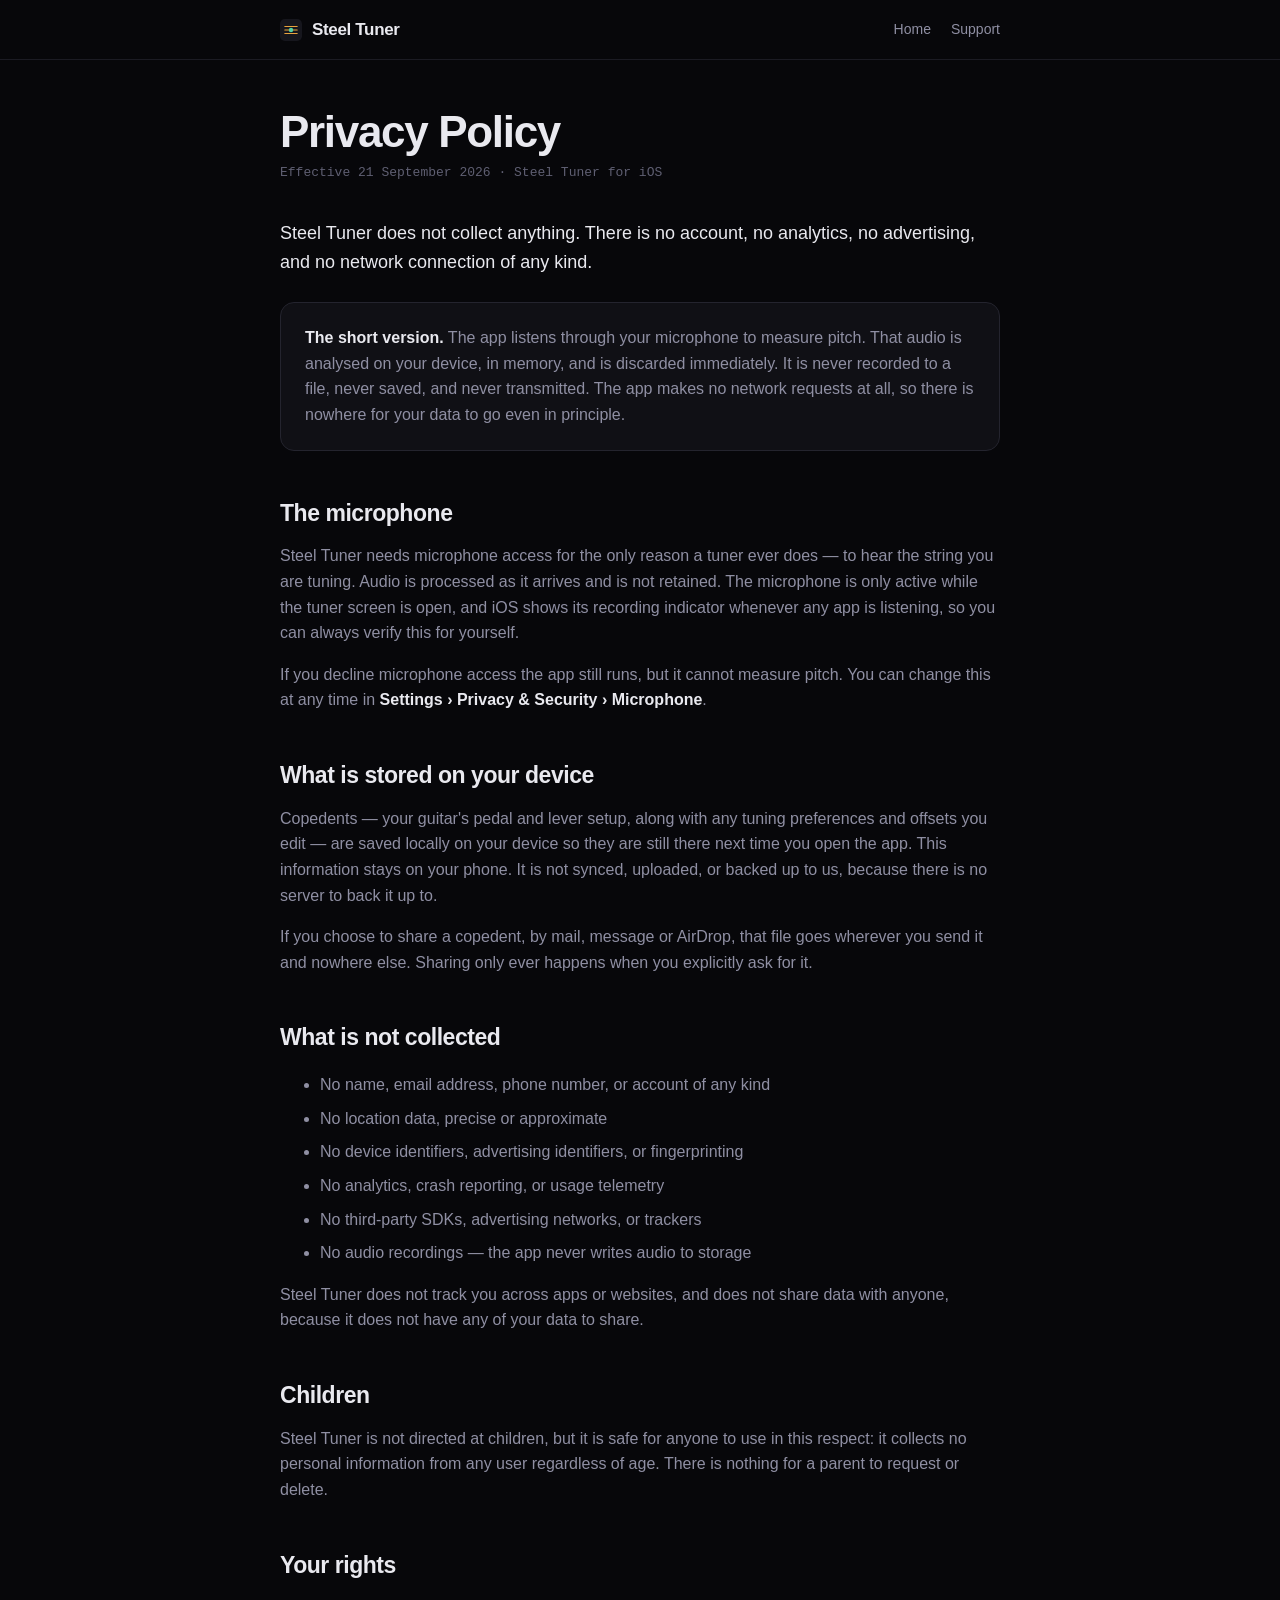
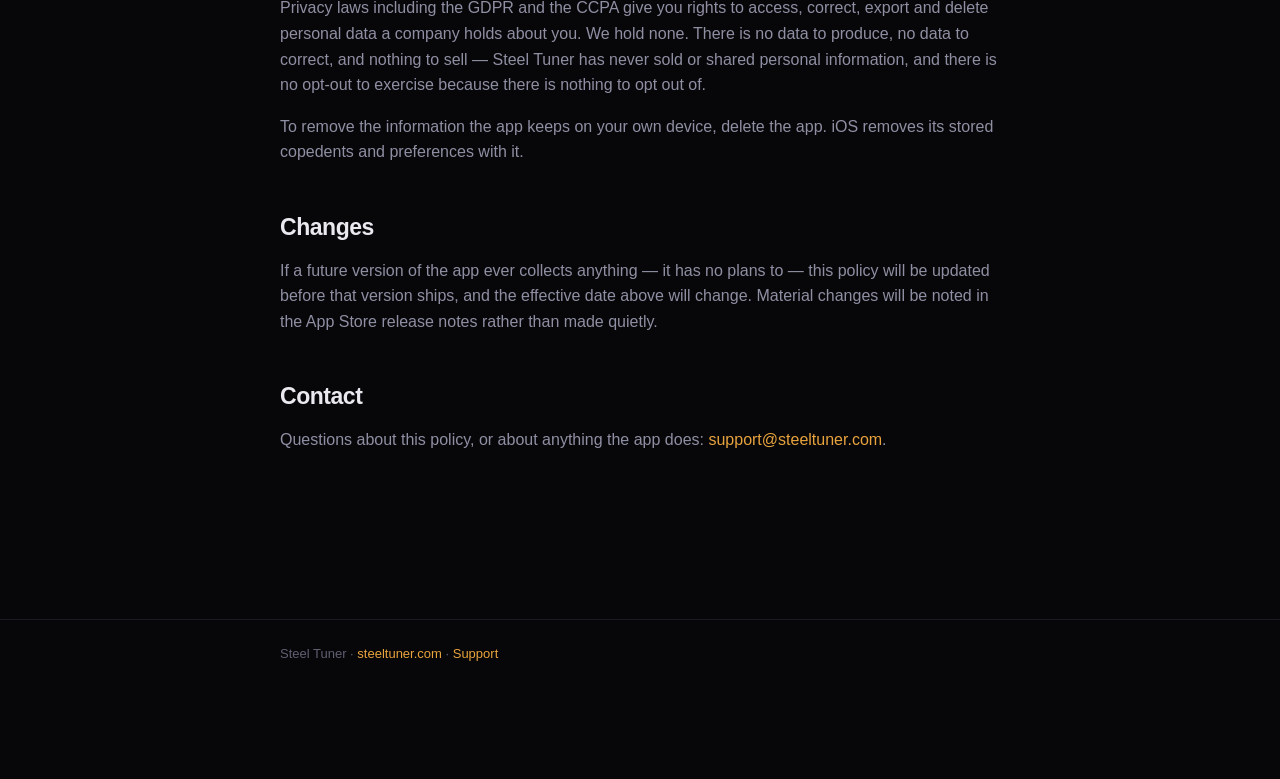
<file: privacy.html>
<!doctype html>
<html lang="en">
<head>
<meta charset="utf-8">
<meta name="viewport" content="width=device-width, initial-scale=1">
<title>Privacy Policy — Steel Tuner</title>
<meta name="description" content="Steel Tuner collects nothing. Audio is analysed on your device, never recorded, and never leaves your phone.">
<meta name="color-scheme" content="dark">
<meta name="robots" content="index, follow">
<link rel="stylesheet" href="_page.css">
<link rel="icon" href="data:image/svg+xml,<svg xmlns='http://www.w3.org/2000/svg' viewBox='0 0 32 32'><rect width='32' height='32' rx='7' fill='%230d0d10'/><g stroke='%23e8a33d' stroke-width='1.6' stroke-linecap='round'><path d='M7 11h18M7 16h18M7 21h18'/></g><circle cx='16' cy='16' r='3.2' fill='%234fd1a5'/></svg>">
</head>
<body>
<header><div class="wrap bar">
  <a class="mark" href="/"><svg width="22" height="22" viewBox="0 0 32 32" aria-hidden="true"><rect width="32" height="32" rx="7" fill="#16161d"/><g stroke="#e8a33d" stroke-width="1.6" stroke-linecap="round"><path d="M7 11h18M7 16h18M7 21h18"/></g><circle cx="16" cy="16" r="3.2" fill="#4fd1a5"/></svg> Steel Tuner</a>
  <nav><a href="/">Home</a><a href="/support">Support</a></nav>
</div></header>

<div class="wrap">
<h1>Privacy Policy</h1>
<span class="eff">Effective 21 September 2026 · Steel Tuner for iOS</span>

<p class="lead">Steel Tuner does not collect anything. There is no account, no
analytics, no advertising, and no network connection of any kind.</p>

<div class="card">
<p><strong>The short version.</strong> The app listens through your microphone
to measure pitch. That audio is analysed on your device, in memory, and is
discarded immediately. It is never recorded to a file, never saved, and never
transmitted. The app makes no network requests at all, so there is nowhere for
your data to go even in principle.</p>
</div>

<h2>The microphone</h2>
<p>Steel Tuner needs microphone access for the only reason a tuner ever does —
to hear the string you are tuning. Audio is processed as it arrives and is not
retained. The microphone is only active while the tuner screen is open, and iOS
shows its recording indicator whenever any app is listening, so you can always
verify this for yourself.</p>
<p>If you decline microphone access the app still runs, but it cannot measure
pitch. You can change this at any time in <strong>Settings › Privacy &amp;
Security › Microphone</strong>.</p>

<h2>What is stored on your device</h2>
<p>Copedents — your guitar's pedal and lever setup, along with any tuning
preferences and offsets you edit — are saved locally on your device so they are
still there next time you open the app. This information stays on your phone.
It is not synced, uploaded, or backed up to us, because there is no server to
back it up to.</p>
<p>If you choose to share a copedent, by mail, message or AirDrop, that file
goes wherever you send it and nowhere else. Sharing only ever happens when you
explicitly ask for it.</p>

<h2>What is not collected</h2>
<ul>
<li>No name, email address, phone number, or account of any kind</li>
<li>No location data, precise or approximate</li>
<li>No device identifiers, advertising identifiers, or fingerprinting</li>
<li>No analytics, crash reporting, or usage telemetry</li>
<li>No third-party SDKs, advertising networks, or trackers</li>
<li>No audio recordings — the app never writes audio to storage</li>
</ul>
<p>Steel Tuner does not track you across apps or websites, and does not share
data with anyone, because it does not have any of your data to share.</p>

<h2>Children</h2>
<p>Steel Tuner is not directed at children, but it is safe for anyone to use in
this respect: it collects no personal information from any user regardless of
age. There is nothing for a parent to request or delete.</p>

<h2>Your rights</h2>
<p>Privacy laws including the GDPR and the CCPA give you rights to access,
correct, export and delete personal data a company holds about you. We hold
none. There is no data to produce, no data to correct, and nothing to sell —
Steel Tuner has never sold or shared personal information, and there is no
opt-out to exercise because there is nothing to opt out of.</p>
<p>To remove the information the app keeps on your own device, delete the app.
iOS removes its stored copedents and preferences with it.</p>

<h2>Changes</h2>
<p>If a future version of the app ever collects anything — it has no plans to —
this policy will be updated before that version ships, and the effective date
above will change. Material changes will be noted in the App Store release
notes rather than made quietly.</p>

<h2>Contact</h2>
<p>Questions about this policy, or about anything the app does:
<a href="mailto:support@steeltuner.com">support@steeltuner.com</a>.</p>
</div>

<footer><div class="wrap">
Steel Tuner · <a href="/">steeltuner.com</a> ·
<a href="/support">Support</a>
</div></footer>
</body>
</html>
</file>
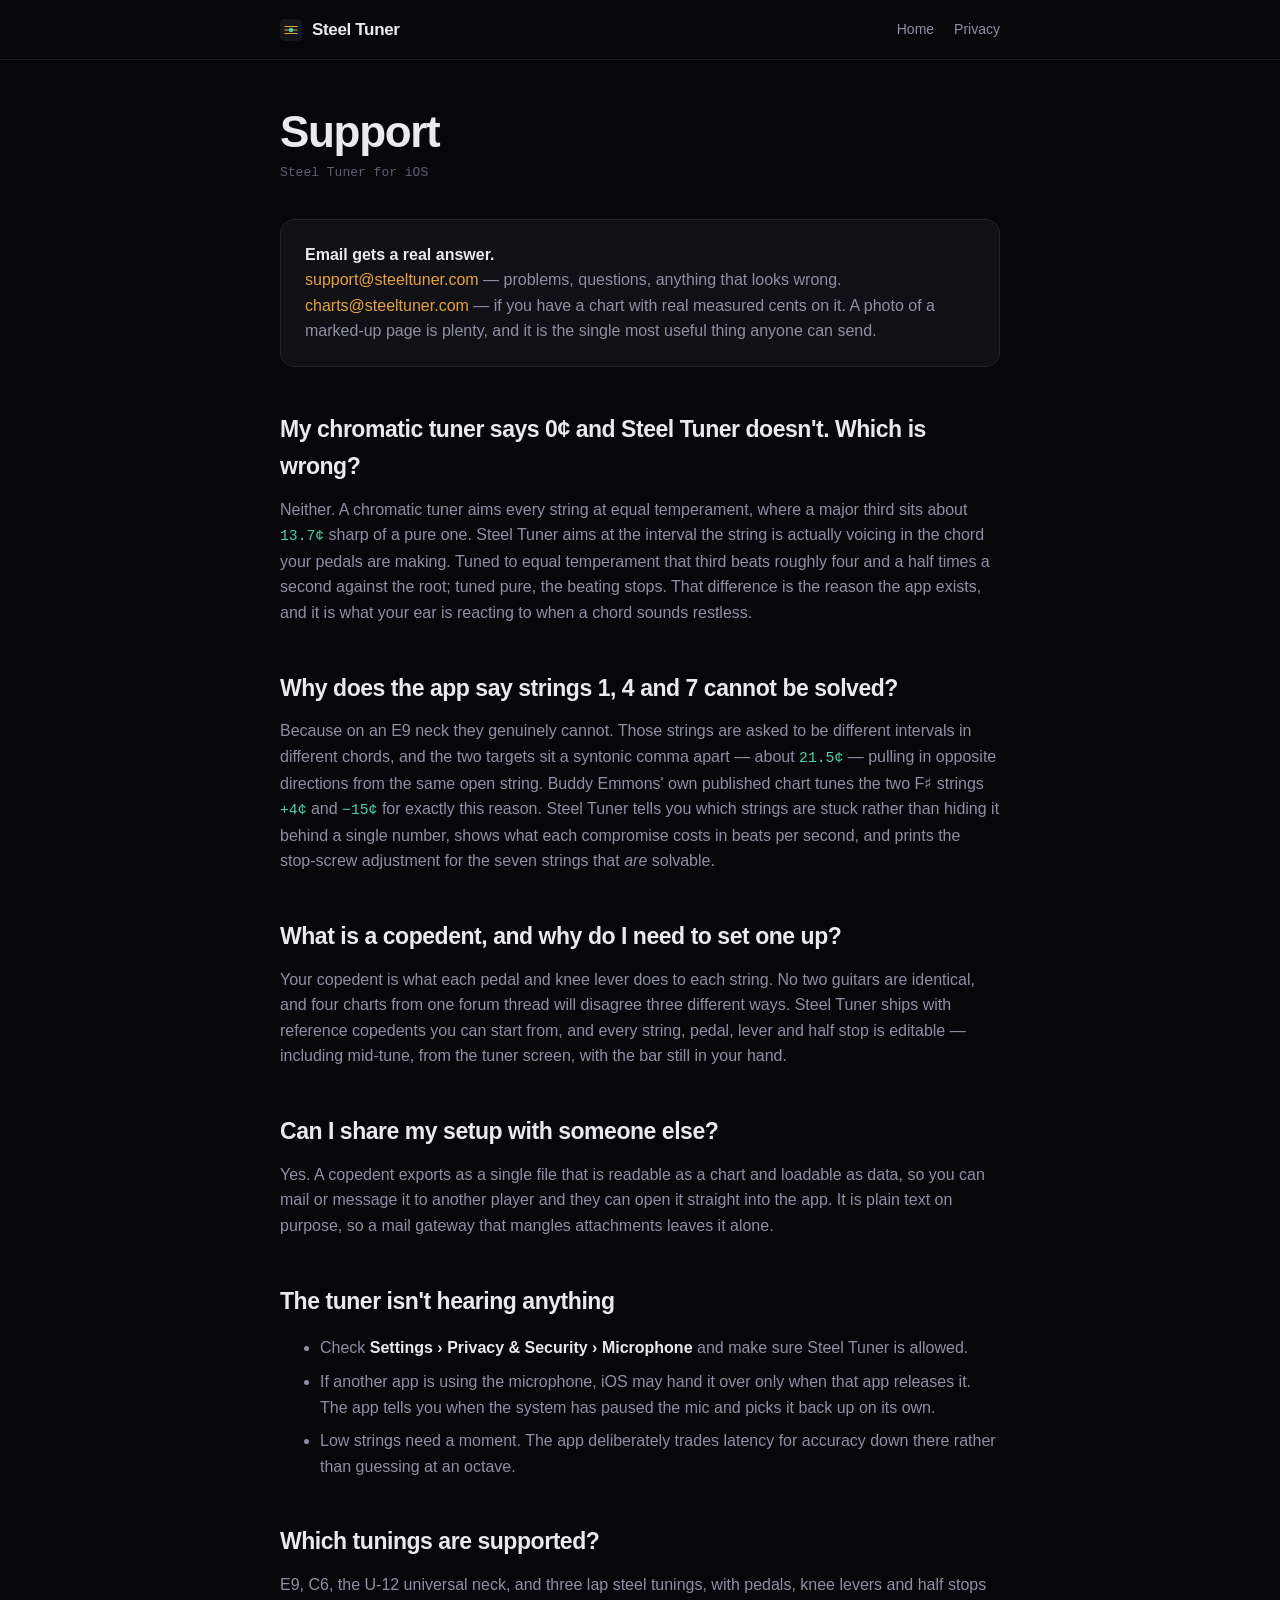
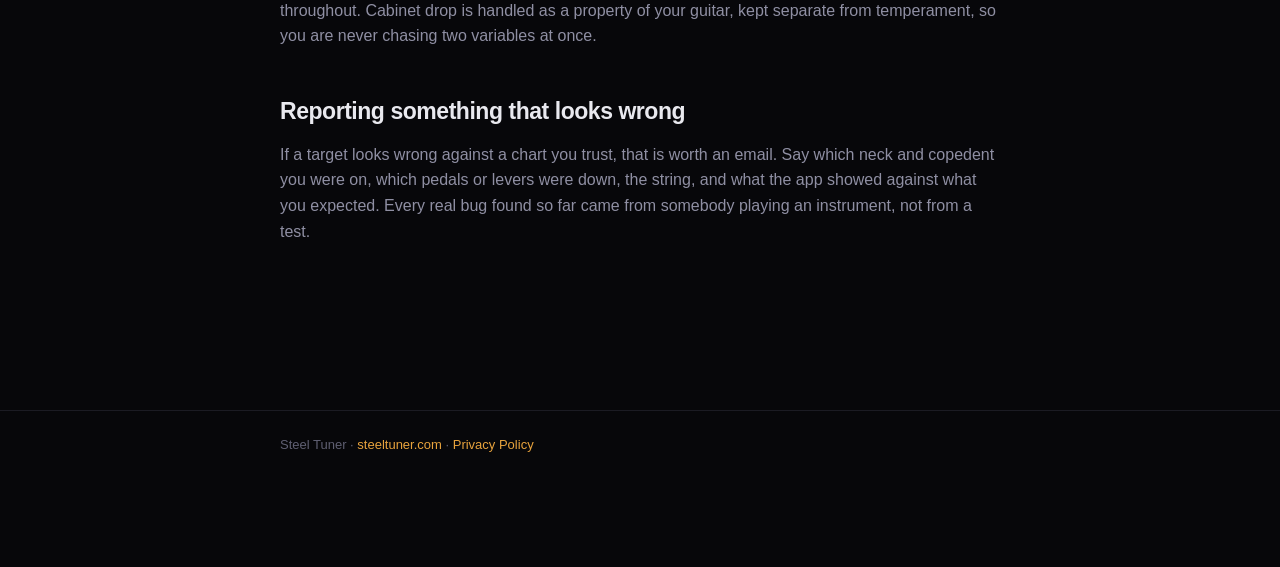
<file: support.html>
<!doctype html>
<html lang="en">
<head>
<meta charset="utf-8">
<meta name="viewport" content="width=device-width, initial-scale=1">
<title>Support — Steel Tuner</title>
<meta name="description" content="Help for Steel Tuner: why the app disagrees with a chromatic tuner, what a copedent is, which strings cannot be solved, and how to get in touch.">
<meta name="color-scheme" content="dark">
<meta name="robots" content="index, follow">
<link rel="stylesheet" href="_page.css">
<link rel="icon" href="data:image/svg+xml,<svg xmlns='http://www.w3.org/2000/svg' viewBox='0 0 32 32'><rect width='32' height='32' rx='7' fill='%230d0d10'/><g stroke='%23e8a33d' stroke-width='1.6' stroke-linecap='round'><path d='M7 11h18M7 16h18M7 21h18'/></g><circle cx='16' cy='16' r='3.2' fill='%234fd1a5'/></svg>">
</head>
<body>
<header><div class="wrap bar">
  <a class="mark" href="/"><svg width="22" height="22" viewBox="0 0 32 32" aria-hidden="true"><rect width="32" height="32" rx="7" fill="#16161d"/><g stroke="#e8a33d" stroke-width="1.6" stroke-linecap="round"><path d="M7 11h18M7 16h18M7 21h18"/></g><circle cx="16" cy="16" r="3.2" fill="#4fd1a5"/></svg> Steel Tuner</a>
  <nav><a href="/">Home</a><a href="/privacy">Privacy</a></nav>
</div></header>

<div class="wrap">
<h1>Support</h1>
<span class="eff">Steel Tuner for iOS</span>

<div class="card">
<p><strong>Email gets a real answer.</strong><br>
<a href="mailto:support@steeltuner.com">support@steeltuner.com</a> — problems,
questions, anything that looks wrong.<br>
<a href="mailto:charts@steeltuner.com">charts@steeltuner.com</a> — if you have a
chart with real measured cents on it. A photo of a marked-up page is plenty, and
it is the single most useful thing anyone can send.</p>
</div>

<h2>My chromatic tuner says 0¢ and Steel Tuner doesn't. Which is wrong?</h2>
<p>Neither. A chromatic tuner aims every string at equal temperament, where a
major third sits about <code>13.7¢</code> sharp of a pure one. Steel Tuner aims
at the interval the string is actually voicing in the chord your pedals are
making. Tuned to equal temperament that third beats roughly four and a half
times a second against the root; tuned pure, the beating stops. That difference
is the reason the app exists, and it is what your ear is reacting to when a
chord sounds restless.</p>

<h2>Why does the app say strings 1, 4 and 7 cannot be solved?</h2>
<p>Because on an E9 neck they genuinely cannot. Those strings are asked to be
different intervals in different chords, and the two targets sit a syntonic
comma apart — about <code>21.5¢</code> — pulling in opposite directions from the
same open string. Buddy Emmons' own published chart tunes the two F♯ strings
<code>+4¢</code> and <code>−15¢</code> for exactly this reason. Steel Tuner
tells you which strings are stuck rather than hiding it behind a single number,
shows what each compromise costs in beats per second, and prints the stop-screw
adjustment for the seven strings that <em>are</em> solvable.</p>

<h2>What is a copedent, and why do I need to set one up?</h2>
<p>Your copedent is what each pedal and knee lever does to each string. No two
guitars are identical, and four charts from one forum thread will disagree three
different ways. Steel Tuner ships with reference copedents you can start from,
and every string, pedal, lever and half stop is editable — including mid-tune,
from the tuner screen, with the bar still in your hand.</p>

<h2>Can I share my setup with someone else?</h2>
<p>Yes. A copedent exports as a single file that is readable as a chart and
loadable as data, so you can mail or message it to another player and they can
open it straight into the app. It is plain text on purpose, so a mail gateway
that mangles attachments leaves it alone.</p>

<h2>The tuner isn't hearing anything</h2>
<ul>
<li>Check <strong>Settings › Privacy &amp; Security › Microphone</strong> and make
sure Steel Tuner is allowed.</li>
<li>If another app is using the microphone, iOS may hand it over only when that
app releases it. The app tells you when the system has paused the mic and picks
it back up on its own.</li>
<li>Low strings need a moment. The app deliberately trades latency for accuracy
down there rather than guessing at an octave.</li>
</ul>

<h2>Which tunings are supported?</h2>
<p>E9, C6, the U-12 universal neck, and three lap steel tunings, with pedals,
knee levers and half stops throughout. Cabinet drop is handled as a property of
your guitar, kept separate from temperament, so you are never chasing two
variables at once.</p>

<h2>Reporting something that looks wrong</h2>
<p>If a target looks wrong against a chart you trust, that is worth an email.
Say which neck and copedent you were on, which pedals or levers were down, the
string, and what the app showed against what you expected. Every real bug found
so far came from somebody playing an instrument, not from a test.</p>
</div>

<footer><div class="wrap">
Steel Tuner · <a href="/">steeltuner.com</a> ·
<a href="/privacy">Privacy Policy</a>
</div></footer>
</body>
</html>
</file>
<file: _page.css>
:root{
  --ink:#07070a; --panel:#101015; --panel-2:#16161d; --line:#24242e;
  --line-soft:#1b1b23; --text:#e9e9ef; --muted:#8f8fa3; --dim:#5f5f72;
  --brass:#e8a33d; --tuned:#4fd1a5;
  --mono:ui-monospace,"SF Mono",SFMono-Regular,Menlo,Consolas,monospace;
  --sans:-apple-system,BlinkMacSystemFont,"Segoe UI",Inter,Helvetica,Arial,sans-serif;
}
*{box-sizing:border-box}
body{margin:0;background:var(--ink);color:var(--text);font-family:var(--sans);
  line-height:1.6;-webkit-font-smoothing:antialiased}
a{color:var(--brass);text-decoration:none}
a:hover{text-decoration:underline}
.wrap{width:min(720px,92vw);margin-inline:auto;padding:0 0 90px}
header{border-bottom:1px solid var(--line-soft);margin-bottom:48px}
.bar{display:flex;align-items:center;gap:18px;padding:16px 0}
.mark{display:flex;align-items:center;gap:10px;font-weight:750;font-size:17px;
  letter-spacing:-.02em;color:var(--text)}
.mark:hover{text-decoration:none}
nav{margin-left:auto;display:flex;gap:20px;font-size:14px;color:var(--muted)}
nav a{color:inherit}
nav a:hover{color:var(--text);text-decoration:none}
h1{font-size:clamp(30px,5vw,44px);font-weight:800;letter-spacing:-.03em;
  line-height:1.08;margin:0 0 10px}
h2{font-size:clamp(19px,2.6vw,23px);font-weight:700;letter-spacing:-.02em;
  margin:44px 0 12px}
p,li{color:var(--muted);margin:0 0 1em}
li{margin-bottom:.5em}
strong{color:var(--text);font-weight:650}
.eff{font:500 13px/1 var(--mono);color:var(--dim);margin-bottom:40px;display:block}
.card{background:var(--panel);border:1px solid var(--line);border-radius:14px;
  padding:22px 24px;margin:26px 0}
.card p:last-child,.card ul:last-child{margin-bottom:0}
.lead{font-size:18px;color:var(--text)}
footer{border-top:1px solid var(--line-soft);margin-top:60px;padding:24px 0;
  font-size:13px;color:var(--dim)}
code{font-family:var(--mono);font-size:.92em;color:var(--tuned)}
</file>
